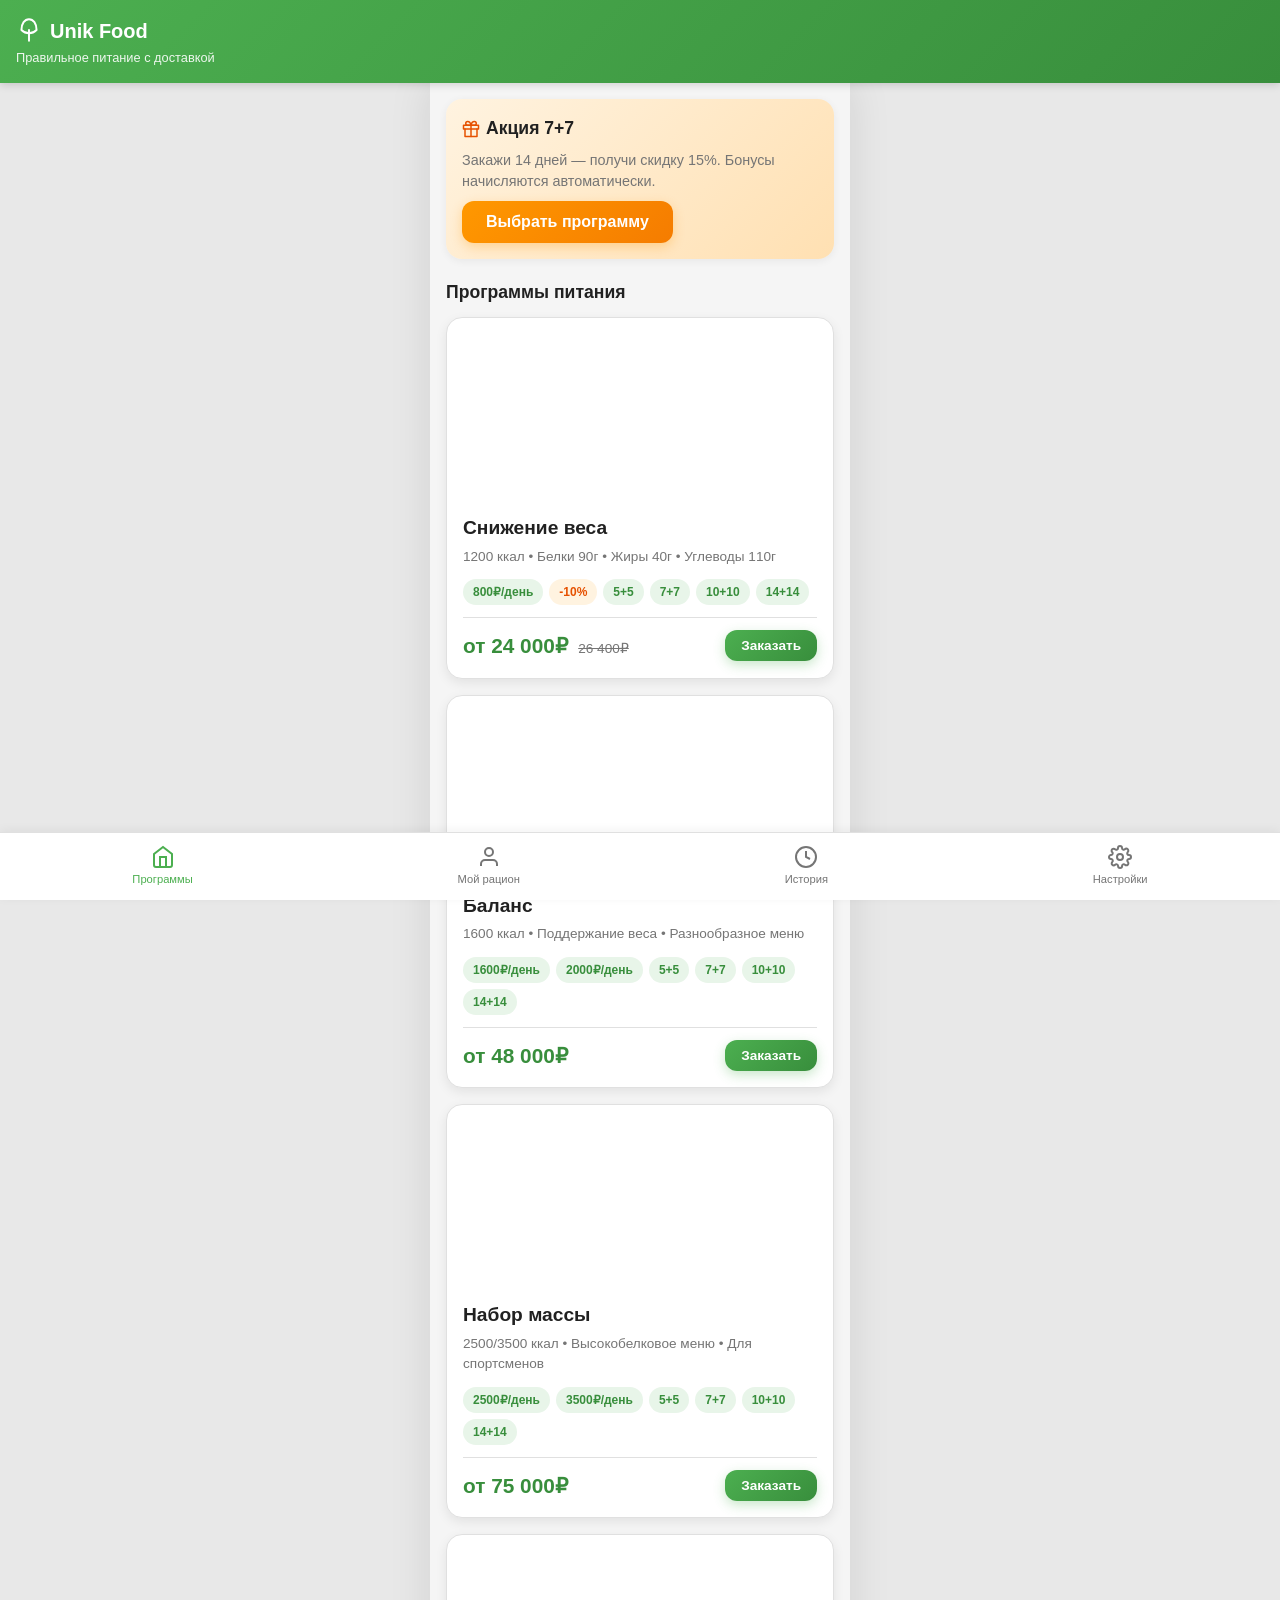
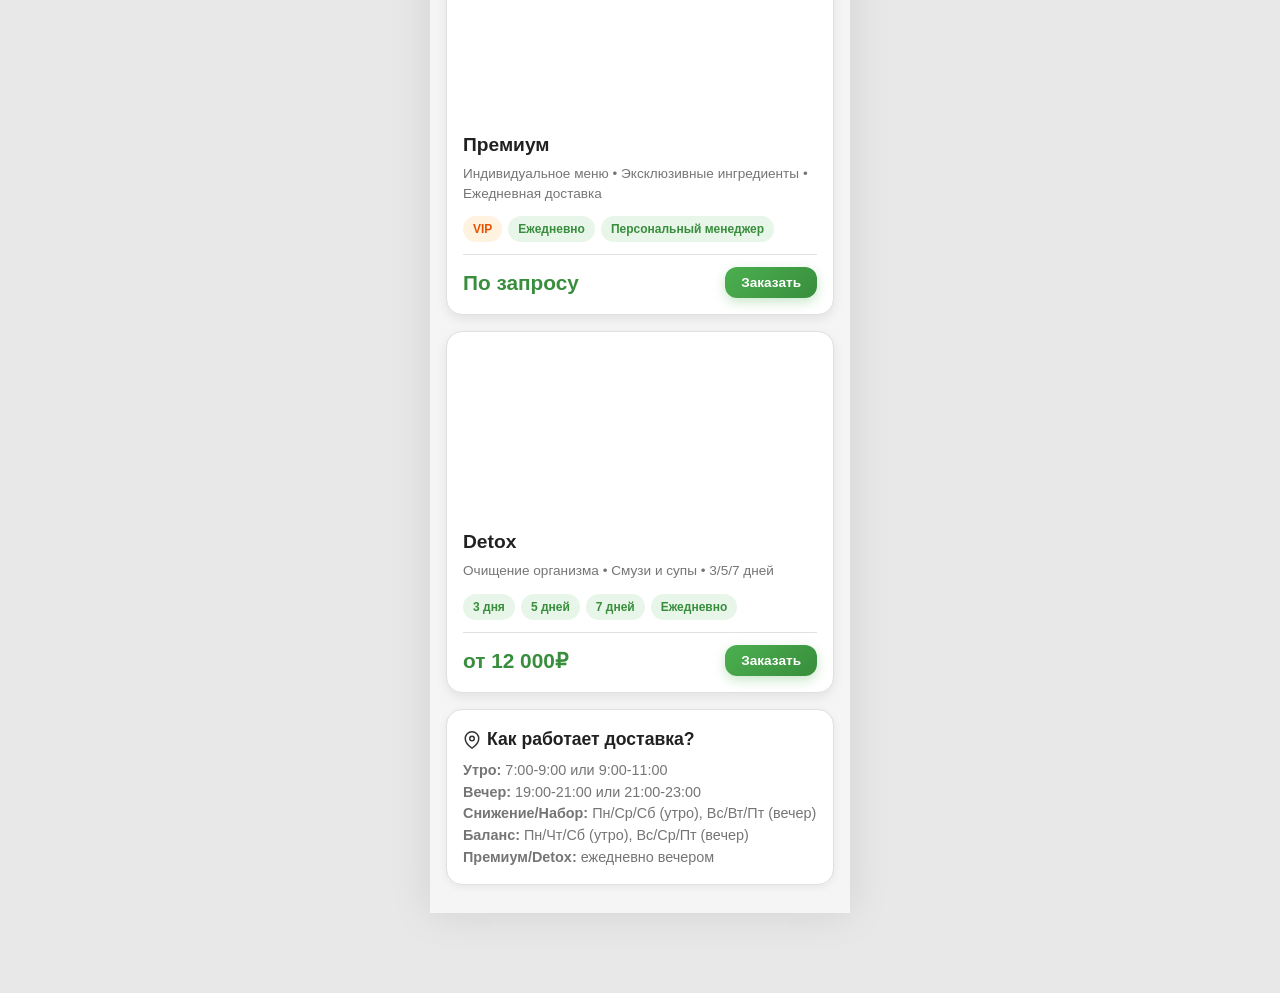
<file: index.html>
<!DOCTYPE html>
<html lang="ru">
<head>
<meta charset="UTF-8">
<meta name="viewport" content="width=device-width, initial-scale=1.0, maximum-scale=1.0, user-scalable=no">
<meta name="theme-color" content="#4CAF50">
<title>Unik Food — Программы питания</title>
<link rel="manifest" href="manifest.json">
<link rel="stylesheet" href="css/style.css">
</head>
<body>

<div class="header">
  <h1><svg style="display:inline;vertical-align:-5px;margin-right:8px" width="26" height="26" viewBox="0 0 24 24" fill="none" stroke="#fff" stroke-width="1.8" stroke-linecap="round" stroke-linejoin="round"><path d="M12 22V12"/><path d="M5 12C5 6 8 2 12 2c4 0 7 4 7 10-2 2-4 3-7 3s-5-1-7-3z"/></svg>Unik Food</h1>
  <div class="header-sub">Правильное питание с доставкой</div>
</div>

<div class="container">

  <!-- Promo banner -->
  <div class="card" style="background: linear-gradient(135deg, #fff3e0 0%, #ffe0b2 100%); border: none;">
    <div class="card-title"><svg style="display:inline;vertical-align:-4px;margin-right:6px" width="18" height="18" viewBox="0 0 24 24" fill="none" stroke="#e65100" stroke-width="2" stroke-linecap="round" stroke-linejoin="round"><path d="M20 12v10H4V12"/><path d="M22 7H2v5h20V7z"/><path d="M12 22V7"/><path d="M12 7H7.5a2.5 2.5 0 0 1 0-5C11 2 12 7 12 7z"/><path d="M12 7h4.5a2.5 2.5 0 0 0 0-5C13 2 12 7 12 7z"/></svg>Акция 7+7</div>
    <div class="card-text">Закажи 14 дней — получи скидку 15%. Бонусы начисляются автоматически.</div>
    <button class="btn btn-accent mt-1" style="width: auto;" onclick="scrollToPrograms()">Выбрать программу</button>
  </div>

  <!-- Programs -->
  <div id="programs">
    <h2 style="margin: 20px 0 12px; font-size: 1.1rem;">Программы питания</h2>

    <!-- Снижение -->
    <div class="program-card" onclick="goToOrder('snizhenie')">
      <div class="program-img" style="background-image:url('https://images.unsplash.com/photo-1512621776951-a57141f2eefd?w=400&h=200&fit=crop&auto=format&q=80');background-size:cover;background-position:center;"></div>
      <div class="program-body">
        <div class="program-name">Снижение веса</div>
        <div class="program-desc">1200 ккал • Белки 90г • Жиры 40г • Углеводы 110г</div>
        <div class="program-tags">
          <span class="tag">800₽/день</span>
          <span class="tag orange">-10%</span>
          <span class="tag">5+5</span>
          <span class="tag">7+7</span>
          <span class="tag">10+10</span>
          <span class="tag">14+14</span>
        </div>
        <div class="program-footer">
          <div>
            <span class="program-price">от 24 000₽</span>
            <span class="program-oldprice">26 400₽</span>
          </div>
          <button class="btn btn-primary btn-sm">Заказать</button>
        </div>
      </div>
    </div>

    <!-- Баланс -->
    <div class="program-card" onclick="goToOrder('balans')">
      <div class="program-img" style="background-image:url('https://images.unsplash.com/photo-1546069901-ba9599a7e63c?w=400&h=200&fit=crop&auto=format&q=80');background-size:cover;background-position:center;"></div>
      <div class="program-body">
        <div class="program-name">Баланс</div>
        <div class="program-desc">1600 ккал • Поддержание веса • Разнообразное меню</div>
        <div class="program-tags">
          <span class="tag">1600₽/день</span>
          <span class="tag">2000₽/день</span>
          <span class="tag">5+5</span>
          <span class="tag">7+7</span>
          <span class="tag">10+10</span>
          <span class="tag">14+14</span>
        </div>
        <div class="program-footer">
          <div>
            <span class="program-price">от 48 000₽</span>
          </div>
          <button class="btn btn-primary btn-sm">Заказать</button>
        </div>
      </div>
    </div>

    <!-- Набор -->
    <div class="program-card" onclick="goToOrder('nabor')">
      <div class="program-img" style="background-image:url('https://images.unsplash.com/photo-1544025162-d76694265947?w=400&h=200&fit=crop&auto=format&q=80');background-size:cover;background-position:center;"></div>
      <div class="program-body">
        <div class="program-name">Набор массы</div>
        <div class="program-desc">2500/3500 ккал • Высокобелковое меню • Для спортсменов</div>
        <div class="program-tags">
          <span class="tag">2500₽/день</span>
          <span class="tag">3500₽/день</span>
          <span class="tag">5+5</span>
          <span class="tag">7+7</span>
          <span class="tag">10+10</span>
          <span class="tag">14+14</span>
        </div>
        <div class="program-footer">
          <div>
            <span class="program-price">от 75 000₽</span>
          </div>
          <button class="btn btn-primary btn-sm">Заказать</button>
        </div>
      </div>
    </div>

    <!-- Премиум -->
    <div class="program-card" onclick="goToOrder('premium')">
      <div class="program-img" style="background-image:url('https://images.unsplash.com/photo-1414235077428-338989a2e8c0?w=400&h=200&fit=crop&auto=format&q=80');background-size:cover;background-position:center;"></div>
      <div class="program-body">
        <div class="program-name">Премиум</div>
        <div class="program-desc">Индивидуальное меню • Эксклюзивные ингредиенты • Ежедневная доставка</div>
        <div class="program-tags">
          <span class="tag orange">VIP</span>
          <span class="tag">Ежедневно</span>
          <span class="tag">Персональный менеджер</span>
        </div>
        <div class="program-footer">
          <div>
            <span class="program-price">По запросу</span>
          </div>
          <button class="btn btn-primary btn-sm">Заказать</button>
        </div>
      </div>
    </div>

    <!-- Детокс -->
    <div class="program-card" onclick="goToOrder('detox')">
      <div class="program-img" style="background-image:url('https://images.unsplash.com/photo-1490645935967-10de6ba17061?w=400&h=200&fit=crop&auto=format&q=80');background-size:cover;background-position:center;"></div>
      <div class="program-body">
        <div class="program-name">Detox</div>
        <div class="program-desc">Очищение организма • Смузи и супы • 3/5/7 дней</div>
        <div class="program-tags">
          <span class="tag">3 дня</span>
          <span class="tag">5 дней</span>
          <span class="tag">7 дней</span>
          <span class="tag">Ежедневно</span>
        </div>
        <div class="program-footer">
          <div>
            <span class="program-price">от 12 000₽</span>
          </div>
          <button class="btn btn-primary btn-sm">Заказать</button>
        </div>
      </div>
    </div>
  </div>

  <!-- FAQ -->
  <div class="card mt-2">
    <div class="card-title"><svg style="display:inline;vertical-align:-4px;margin-right:6px" width="18" height="18" viewBox="0 0 24 24" fill="none" stroke="#333" stroke-width="2" stroke-linecap="round" stroke-linejoin="round"><path d="M21 10c0 7-9 13-9 13S3 17 3 10a9 9 0 0 1 18 0z"/><circle cx="12" cy="10" r="3"/></svg>Как работает доставка?</div>
    <div class="card-text">
      <strong>Утро:</strong> 7:00-9:00 или 9:00-11:00<br>
      <strong>Вечер:</strong> 19:00-21:00 или 21:00-23:00<br>
      <strong>Снижение/Набор:</strong> Пн/Ср/Сб (утро), Вс/Вт/Пт (вечер)<br>
      <strong>Баланс:</strong> Пн/Чт/Сб (утро), Вс/Ср/Пт (вечер)<br>
      <strong>Премиум/Detox:</strong> ежедневно вечером
    </div>
  </div>

</div>

<!-- Bottom Nav -->
<nav class="bottom-nav">
  <a href="index.html" class="nav-item active">
    <svg viewBox="0 0 24 24" fill="none" stroke="currentColor" stroke-width="2"><path d="M3 9l9-7 9 7v11a2 2 0 0 1-2 2H5a2 2 0 0 1-2-2z"/><polyline points="9 22 9 12 15 12 15 22"/></svg>
    Программы
  </a>
  <a href="lk.html" class="nav-item">
    <svg viewBox="0 0 24 24" fill="none" stroke="currentColor" stroke-width="2"><path d="M20 21v-2a4 4 0 0 0-4-4H8a4 4 0 0 0-4 4v2"/><circle cx="12" cy="7" r="4"/></svg>
    Мой рацион
  </a>
  <a href="history.html" class="nav-item">
    <svg viewBox="0 0 24 24" fill="none" stroke="currentColor" stroke-width="2"><circle cx="12" cy="12" r="10"/><polyline points="12 6 12 12 16 14"/></svg>
    История
  </a>
  <a href="settings.html" class="nav-item">
    <svg viewBox="0 0 24 24" fill="none" stroke="currentColor" stroke-width="2"><circle cx="12" cy="12" r="3"/><path d="M19.4 15a1.65 1.65 0 0 0 .33 1.82l.06.06a2 2 0 0 1 0 2.83 2 2 0 0 1-2.83 0l-.06-.06a1.65 1.65 0 0 0-1.82-.33 1.65 1.65 0 0 0-1 1.51V21a2 2 0 0 1-2 2 2 2 0 0 1-2-2v-.09A1.65 1.65 0 0 0 9 19.4a1.65 1.65 0 0 0-1.82.33l-.06.06a2 2 0 0 1-2.83 0 2 2 0 0 1 0-2.83l.06-.06a1.65 1.65 0 0 0 .33-1.82 1.65 1.65 0 0 0-1.51-1H3a2 2 0 0 1-2-2 2 2 0 0 1 2-2h.09A1.65 1.65 0 0 0 4.6 9a1.65 1.65 0 0 0-.33-1.82l-.06-.06a2 2 0 0 1 0-2.83 2 2 0 0 1 2.83 0l.06.06a1.65 1.65 0 0 0 1.82.33H9a1.65 1.65 0 0 0 1-1.51V3a2 2 0 0 1 2-2 2 2 0 0 1 2 2v.09a1.65 1.65 0 0 0 1 1.51 1.65 1.65 0 0 0 1.82-.33l.06-.06a2 2 0 0 1 2.83 0 2 2 0 0 1 0 2.83l-.06.06a1.65 1.65 0 0 0-.33 1.82V9a1.65 1.65 0 0 0 1.51 1H21a2 2 0 0 1 2 2 2 2 0 0 1-2 2h-.09a1.65 1.65 0 0 0-1.51 1z"/></svg>
    Настройки
  </a>
</nav>

<script src="js/app.js"></script>
<script>
function scrollToPrograms() {
  document.getElementById('programs').scrollIntoView({ behavior: 'smooth' });
}
function goToOrder(program) {
  localStorage.setItem('selectedProgram', program);
  window.location.href = 'order.html';
}
// Register PWA
if ('serviceWorker' in navigator) {
  navigator.serviceWorker.register('sw.js');
}
</script>
</body>
</html>
</file>
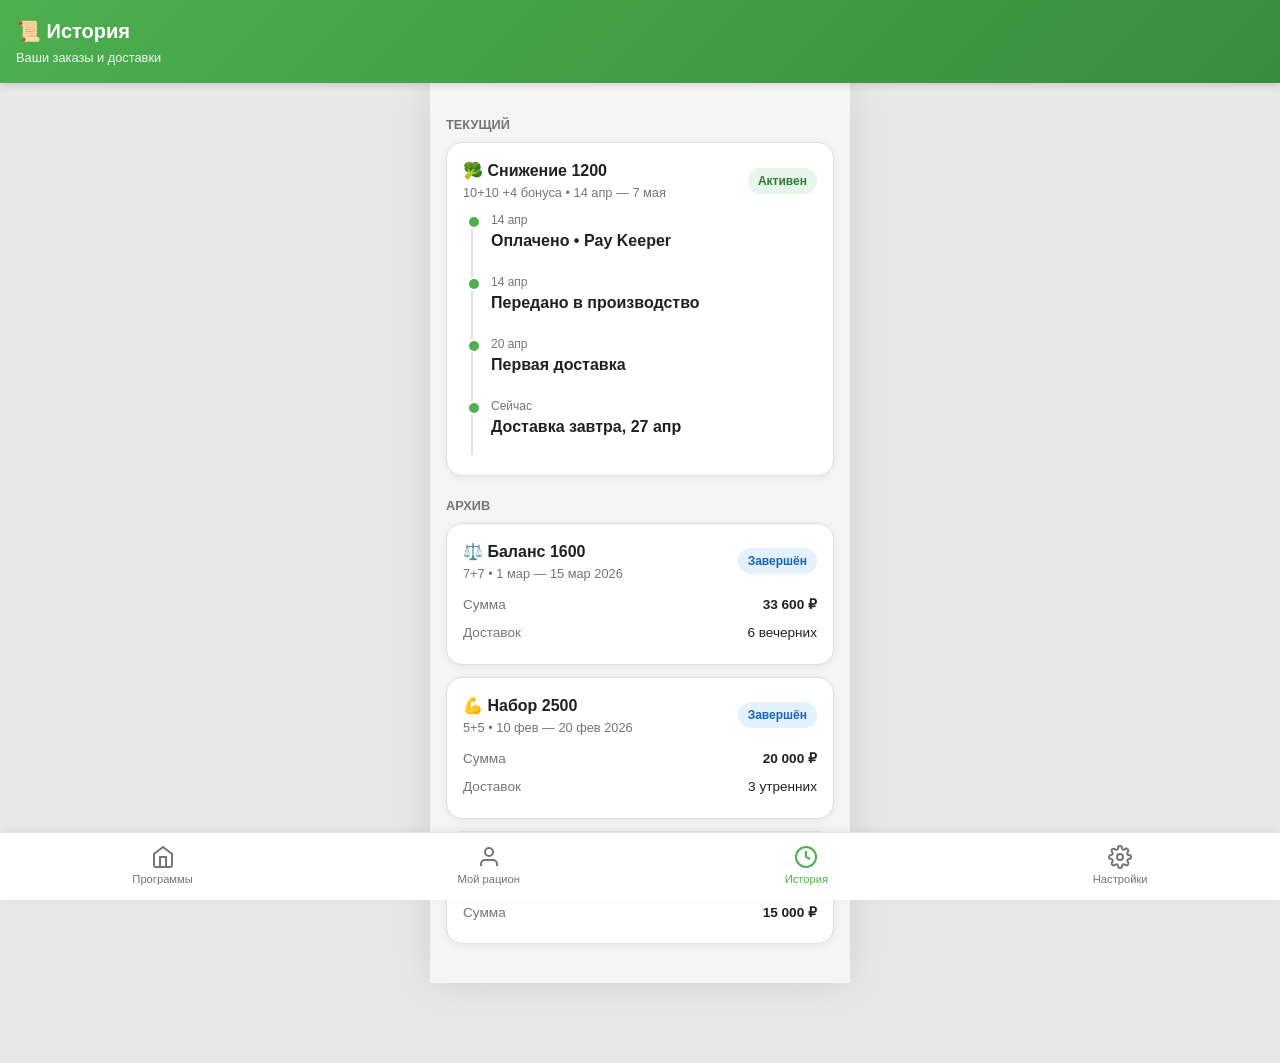
<file: history.html>
<!DOCTYPE html>
<html lang="ru">
<head>
<meta charset="UTF-8">
<meta name="viewport" content="width=device-width, initial-scale=1.0, maximum-scale=1.0, user-scalable=no">
<meta name="theme-color" content="#4CAF50">
<title>История — Unik Food</title>
<link rel="manifest" href="manifest.json">
<link rel="stylesheet" href="css/style.css">
</head>
<body>

<div class="header">
  <h1>📜 История</h1>
  <div class="header-sub">Ваши заказы и доставки</div>
</div>

<div class="container">

  <!-- Current -->
  <div style="font-size: 0.8rem; color: var(--text-secondary); margin: 16px 0 8px; font-weight: 600;">ТЕКУЩИЙ</div>
  <div class="card animate-in">
    <div class="flex-between">
      <div>
        <div style="font-weight: 700;">🥦 Снижение 1200</div>
        <div style="font-size: 0.8rem; color: var(--text-secondary);">10+10 +4 бонуса • 14 апр — 7 мая</div>
      </div>
      <span class="badge badge-success">Активен</span>
    </div>
    <div class="timeline mt-1">
      <div class="timeline-item completed">
        <div class="timeline-date">14 апр</div>
        <div class="timeline-text">Оплачено • Pay Keeper</div>
      </div>
      <div class="timeline-item completed">
        <div class="timeline-date">14 апр</div>
        <div class="timeline-text">Передано в производство</div>
      </div>
      <div class="timeline-item completed">
        <div class="timeline-date">20 апр</div>
        <div class="timeline-text">Первая доставка</div>
      </div>
      <div class="timeline-item active">
        <div class="timeline-date">Сейчас</div>
        <div class="timeline-text">Доставка завтра, 27 апр</div>
      </div>
    </div>
  </div>

  <!-- Past orders -->
  <div style="font-size: 0.8rem; color: var(--text-secondary); margin: 20px 0 8px; font-weight: 600;">АРХИВ</div>

  <div class="card animate-in">
    <div class="flex-between">
      <div>
        <div style="font-weight: 700;">⚖️ Баланс 1600</div>
        <div style="font-size: 0.8rem; color: var(--text-secondary);">7+7 • 1 мар — 15 мар 2026</div>
      </div>
      <span class="badge badge-info">Завершён</span>
    </div>
    <div class="mt-1" style="font-size: 0.85rem;">
      <div class="flex-between" style="padding: 4px 0;">
        <span style="color: var(--text-secondary);">Сумма</span>
        <span style="font-weight: 600;">33 600 ₽</span>
      </div>
      <div class="flex-between" style="padding: 4px 0;">
        <span style="color: var(--text-secondary);">Доставок</span>
        <span>6 вечерних</span>
      </div>
    </div>
  </div>

  <div class="card animate-in">
    <div class="flex-between">
      <div>
        <div style="font-weight: 700;">💪 Набор 2500</div>
        <div style="font-size: 0.8rem; color: var(--text-secondary);">5+5 • 10 фев — 20 фев 2026</div>
      </div>
      <span class="badge badge-info">Завершён</span>
    </div>
    <div class="mt-1" style="font-size: 0.85rem;">
      <div class="flex-between" style="padding: 4px 0;">
        <span style="color: var(--text-secondary);">Сумма</span>
        <span style="font-weight: 600;">20 000 ₽</span>
      </div>
      <div class="flex-between" style="padding: 4px 0;">
        <span style="color: var(--text-secondary);">Доставок</span>
        <span>3 утренних</span>
      </div>
    </div>
  </div>

  <div class="card animate-in">
    <div class="flex-between">
      <div>
        <div style="font-weight: 700;">🌿 Detox</div>
        <div style="font-size: 0.8rem; color: var(--text-secondary);">5 дней • 5 янв — 10 янв 2026</div>
      </div>
      <span class="badge badge-info">Завершён</span>
    </div>
    <div class="mt-1" style="font-size: 0.85rem;">
      <div class="flex-between" style="padding: 4px 0;">
        <span style="color: var(--text-secondary);">Сумма</span>
        <span style="font-weight: 600;">15 000 ₽</span>
      </div>
    </div>
  </div>

</div>

<!-- Bottom Nav -->
<nav class="bottom-nav">
  <a href="index.html" class="nav-item">
    <svg viewBox="0 0 24 24" fill="none" stroke="currentColor" stroke-width="2"><path d="M3 9l9-7 9 7v11a2 2 0 0 1-2 2H5a2 2 0 0 1-2-2z"/><polyline points="9 22 9 12 15 12 15 22"/></svg>
    Программы
  </a>
  <a href="lk.html" class="nav-item">
    <svg viewBox="0 0 24 24" fill="none" stroke="currentColor" stroke-width="2"><path d="M20 21v-2a4 4 0 0 0-4-4H8a4 4 0 0 0-4 4v2"/><circle cx="12" cy="7" r="4"/></svg>
    Мой рацион
  </a>
  <a href="history.html" class="nav-item active">
    <svg viewBox="0 0 24 24" fill="none" stroke="currentColor" stroke-width="2"><circle cx="12" cy="12" r="10"/><polyline points="12 6 12 12 16 14"/></svg>
    История
  </a>
  <a href="settings.html" class="nav-item">
    <svg viewBox="0 0 24 24" fill="none" stroke="currentColor" stroke-width="2"><circle cx="12" cy="12" r="3"/><path d="M19.4 15a1.65 1.65 0 0 0 .33 1.82l.06.06a2 2 0 0 1 0 2.83 2 2 0 0 1-2.83 0l-.06-.06a1.65 1.65 0 0 0-1.82-.33 1.65 1.65 0 0 0-1 1.51V21a2 2 0 0 1-2 2 2 2 0 0 1-2-2v-.09A1.65 1.65 0 0 0 9 19.4a1.65 1.65 0 0 0-1.82.33l-.06.06a2 2 0 0 1-2.83 0 2 2 0 0 1 0-2.83l.06-.06a1.65 1.65 0 0 0 .33-1.82 1.65 1.65 0 0 0-1.51-1H3a2 2 0 0 1-2-2 2 2 0 0 1 2-2h.09A1.65 1.65 0 0 0 4.6 9a1.65 1.65 0 0 0-.33-1.82l-.06-.06a2 2 0 0 1 0-2.83 2 2 0 0 1 2.83 0l.06.06a1.65 1.65 0 0 0 1.82.33H9a1.65 1.65 0 0 0 1-1.51V3a2 2 0 0 1 2-2 2 2 0 0 1 2 2v.09a1.65 1.65 0 0 0 1 1.51 1.65 1.65 0 0 0 1.82-.33l.06-.06a2 2 0 0 1 2.83 0 2 2 0 0 1 0 2.83l-.06.06a1.65 1.65 0 0 0-.33 1.82V9a1.65 1.65 0 0 0 1.51 1H21a2 2 0 0 1 2 2 2 2 0 0 1-2 2h-.09a1.65 1.65 0 0 0-1.51 1z"/></svg>
    Настройки
  </a>
</nav>

<script>
if ('serviceWorker' in navigator) {
  navigator.serviceWorker.register('sw.js');
}
</script>
</body>
</html>
</file>
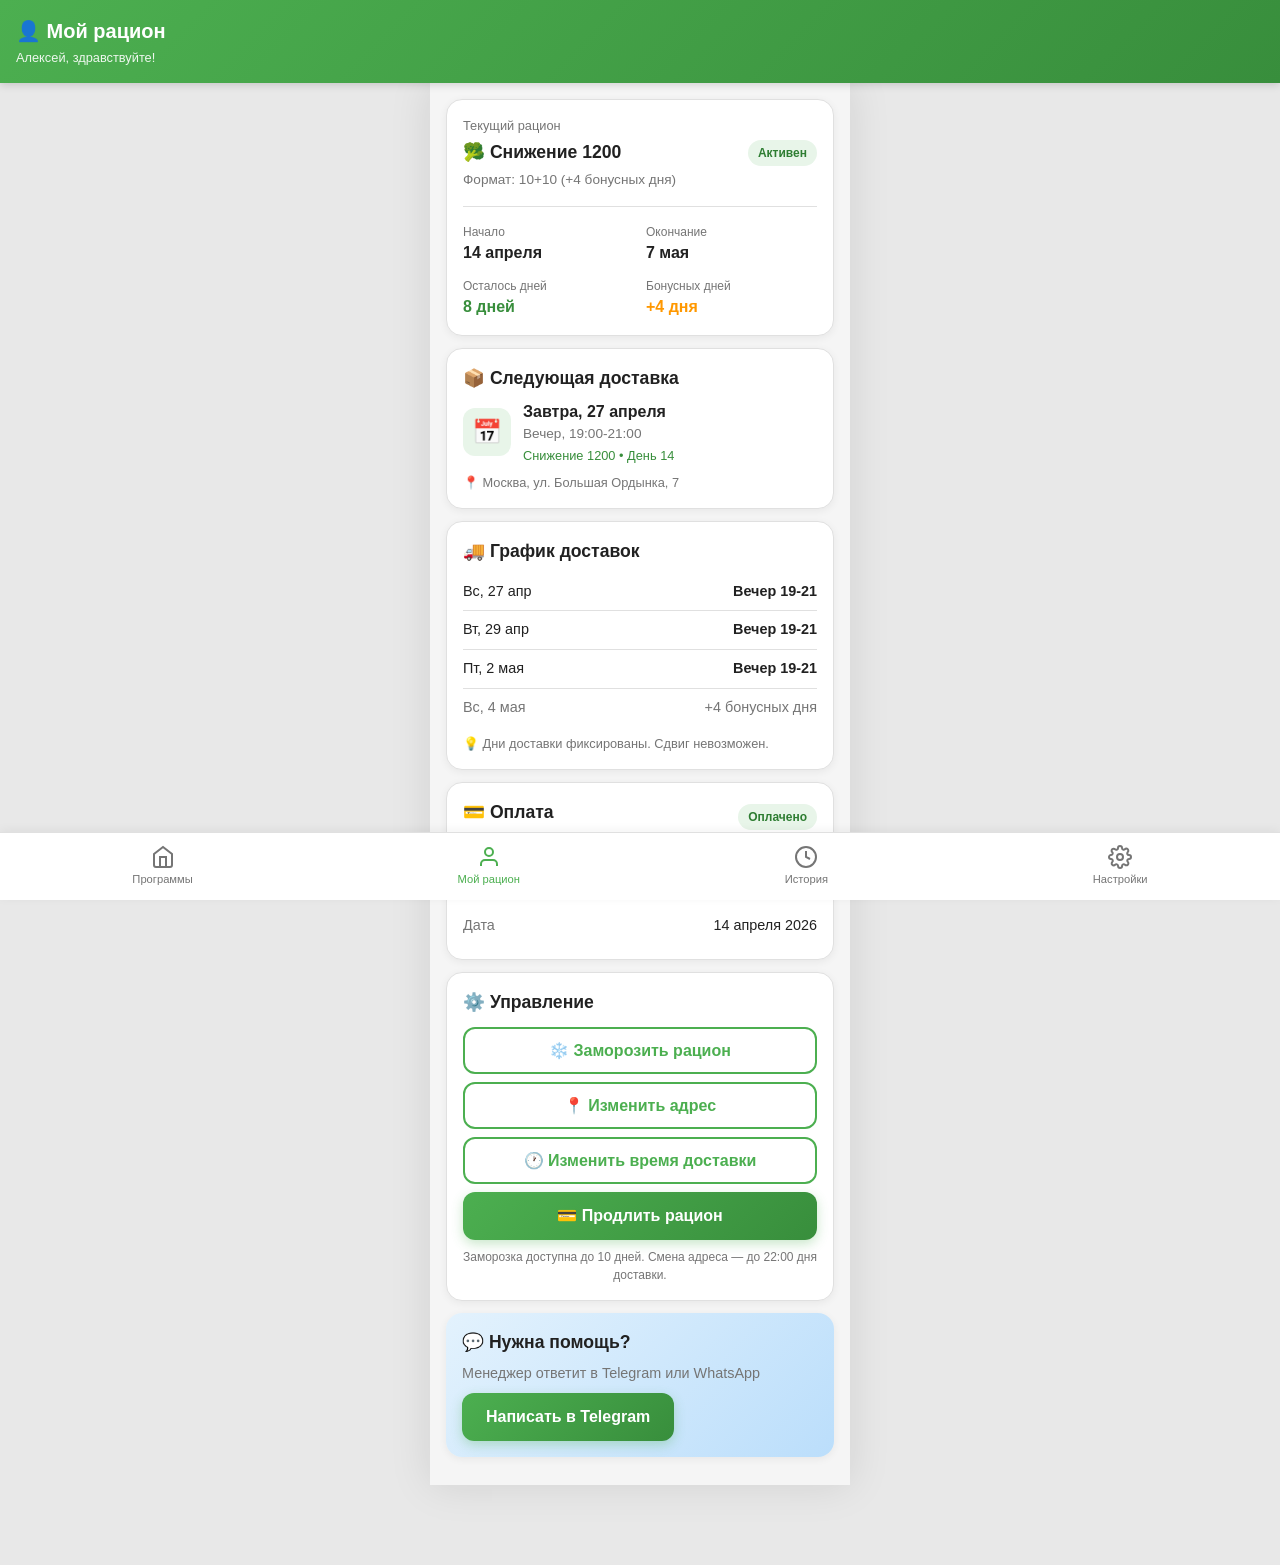
<file: lk.html>
<!DOCTYPE html>
<html lang="ru">
<head>
<meta charset="UTF-8">
<meta name="viewport" content="width=device-width, initial-scale=1.0, maximum-scale=1.0, user-scalable=no">
<meta name="theme-color" content="#4CAF50">
<title>Мой рацион — Unik Food</title>
<link rel="manifest" href="manifest.json">
<link rel="stylesheet" href="css/style.css">
</head>
<body>

<div class="header">
  <h1>👤 Мой рацион</h1>
  <div class="header-sub">Алексей, здравствуйте!</div>
</div>

<div class="container">

  <!-- Current order card -->
  <div class="card animate-in">
    <div class="flex-between">
      <div>
        <div style="font-size: 0.8rem; color: var(--text-secondary);">Текущий рацион</div>
        <div class="card-title" style="margin: 4px 0;">🥦 Снижение 1200</div>
        <div style="font-size: 0.85rem; color: var(--text-secondary);">Формат: 10+10 (+4 бонусных дня)</div>
      </div>
      <span class="badge badge-success">Активен</span>
    </div>

    <div class="divider"></div>

    <div style="display: grid; grid-template-columns: 1fr 1fr; gap: 12px;">
      <div>
        <div style="font-size: 0.75rem; color: var(--text-secondary);">Начало</div>
        <div style="font-weight: 700;">14 апреля</div>
      </div>
      <div>
        <div style="font-size: 0.75rem; color: var(--text-secondary);">Окончание</div>
        <div style="font-weight: 700;">7 мая</div>
      </div>
      <div>
        <div style="font-size: 0.75rem; color: var(--text-secondary);">Осталось дней</div>
        <div style="font-weight: 700; color: var(--primary-dark);">8 дней</div>
      </div>
      <div>
        <div style="font-size: 0.75rem; color: var(--text-secondary);">Бонусных дней</div>
        <div style="font-weight: 700; color: var(--accent);">+4 дня</div>
      </div>
    </div>
  </div>

  <!-- Next delivery -->
  <div class="card animate-in">
    <div class="card-title">📦 Следующая доставка</div>
    <div style="display: flex; align-items: center; gap: 12px; margin-top: 8px;">
      <div style="width: 48px; height: 48px; background: #e8f5e9; border-radius: 12px; display: flex; align-items: center; justify-content: center; font-size: 1.5rem;">📅</div>
      <div>
        <div style="font-weight: 700;">Завтра, 27 апреля</div>
        <div style="font-size: 0.85rem; color: var(--text-secondary);">Вечер, 19:00-21:00</div>
        <div style="font-size: 0.8rem; color: var(--primary-dark); margin-top: 2px;">Снижение 1200 • День 14</div>
      </div>
    </div>
    <div class="mt-1" style="font-size: 0.8rem; color: var(--text-secondary);">
      📍 Москва, ул. Большая Ордынка, 7
    </div>
  </div>

  <!-- Delivery schedule -->
  <div class="card animate-in">
    <div class="card-title">🚚 График доставок</div>
    <div class="mt-1" style="font-size: 0.9rem;">
      <div class="flex-between" style="padding: 8px 0; border-bottom: 1px solid var(--border);">
        <span>Вс, 27 апр</span>
        <span style="font-weight: 600;">Вечер 19-21</span>
      </div>
      <div class="flex-between" style="padding: 8px 0; border-bottom: 1px solid var(--border);">
        <span>Вт, 29 апр</span>
        <span style="font-weight: 600;">Вечер 19-21</span>
      </div>
      <div class="flex-between" style="padding: 8px 0; border-bottom: 1px solid var(--border);">
        <span>Пт, 2 мая</span>
        <span style="font-weight: 600;">Вечер 19-21</span>
      </div>
      <div class="flex-between" style="padding: 8px 0; color: var(--text-secondary);">
        <span>Вс, 4 мая</span>
        <span>+4 бонусных дня</span>
      </div>
    </div>
    <div class="mt-1" style="font-size: 0.8rem; color: var(--text-secondary);">
      💡 Дни доставки фиксированы. Сдвиг невозможен.
    </div>
  </div>

  <!-- Payment status -->
  <div class="card animate-in">
    <div class="flex-between">
      <div class="card-title">💳 Оплата</div>
      <span class="badge badge-success">Оплачено</span>
    </div>
    <div class="mt-1" style="font-size: 0.9rem;">
      <div class="flex-between" style="padding: 6px 0;">
        <span style="color: var(--text-secondary);">Сумма</span>
        <span style="font-weight: 700;">75 000 ₽</span>
      </div>
      <div class="flex-between" style="padding: 6px 0;">
        <span style="color: var(--text-secondary);">Способ</span>
        <span>Pay Keeper</span>
      </div>
      <div class="flex-between" style="padding: 6px 0;">
        <span style="color: var(--text-secondary);">Дата</span>
        <span>14 апреля 2026</span>
      </div>
    </div>
  </div>

  <!-- Actions -->
  <div class="card animate-in">
    <div class="card-title">⚙️ Управление</div>
    <div style="display: grid; gap: 8px; margin-top: 12px;">
      <button class="btn btn-outline" onclick="freezeRation()">
        ❄️ Заморозить рацион
      </button>
      <button class="btn btn-outline" onclick="changeAddress()">
        📍 Изменить адрес
      </button>
      <button class="btn btn-outline" onclick="changeTime()">
        🕐 Изменить время доставки
      </button>
      <a href="payment.html" class="btn btn-primary" style="text-align: center;">
        💳 Продлить рацион
      </a>
    </div>
    <div class="mt-1" style="font-size: 0.75rem; color: var(--text-secondary); text-align: center;">
      Заморозка доступна до 10 дней. Смена адреса — до 22:00 дня доставки.
    </div>
  </div>

  <!-- Support -->
  <div class="card animate-in" style="background: linear-gradient(135deg, #e3f2fd 0%, #bbdefb 100%); border: none;">
    <div class="card-title">💬 Нужна помощь?</div>
    <div class="card-text">Менеджер ответит в Telegram или WhatsApp</div>
    <a href="https://t.me/unikfood_manager" class="btn btn-primary mt-1" style="width: auto; display: inline-block;">
      Написать в Telegram
    </a>
  </div>

</div>

<!-- Bottom Nav -->
<nav class="bottom-nav">
  <a href="index.html" class="nav-item">
    <svg viewBox="0 0 24 24" fill="none" stroke="currentColor" stroke-width="2"><path d="M3 9l9-7 9 7v11a2 2 0 0 1-2 2H5a2 2 0 0 1-2-2z"/><polyline points="9 22 9 12 15 12 15 22"/></svg>
    Программы
  </a>
  <a href="lk.html" class="nav-item active">
    <svg viewBox="0 0 24 24" fill="none" stroke="currentColor" stroke-width="2"><path d="M20 21v-2a4 4 0 0 0-4-4H8a4 4 0 0 0-4 4v2"/><circle cx="12" cy="7" r="4"/></svg>
    Мой рацион
  </a>
  <a href="history.html" class="nav-item">
    <svg viewBox="0 0 24 24" fill="none" stroke="currentColor" stroke-width="2"><circle cx="12" cy="12" r="10"/><polyline points="12 6 12 12 16 14"/></svg>
    История
  </a>
  <a href="settings.html" class="nav-item">
    <svg viewBox="0 0 24 24" fill="none" stroke="currentColor" stroke-width="2"><circle cx="12" cy="12" r="3"/><path d="M19.4 15a1.65 1.65 0 0 0 .33 1.82l.06.06a2 2 0 0 1 0 2.83 2 2 0 0 1-2.83 0l-.06-.06a1.65 1.65 0 0 0-1.82-.33 1.65 1.65 0 0 0-1 1.51V21a2 2 0 0 1-2 2 2 2 0 0 1-2-2v-.09A1.65 1.65 0 0 0 9 19.4a1.65 1.65 0 0 0-1.82.33l-.06.06a2 2 0 0 1-2.83 0 2 2 0 0 1 0-2.83l.06-.06a1.65 1.65 0 0 0 .33-1.82 1.65 1.65 0 0 0-1.51-1H3a2 2 0 0 1-2-2 2 2 0 0 1 2-2h.09A1.65 1.65 0 0 0 4.6 9a1.65 1.65 0 0 0-.33-1.82l-.06-.06a2 2 0 0 1 0-2.83 2 2 0 0 1 2.83 0l.06.06a1.65 1.65 0 0 0 1.82.33H9a1.65 1.65 0 0 0 1-1.51V3a2 2 0 0 1 2-2 2 2 0 0 1 2 2v.09a1.65 1.65 0 0 0 1 1.51 1.65 1.65 0 0 0 1.82-.33l.06-.06a2 2 0 0 1 2.83 0 2 2 0 0 1 0 2.83l-.06.06a1.65 1.65 0 0 0-.33 1.82V9a1.65 1.65 0 0 0 1.51 1H21a2 2 0 0 1 2 2 2 2 0 0 1-2 2h-.09a1.65 1.65 0 0 0-1.51 1z"/></svg>
    Настройки
  </a>
</nav>

<script src="js/app.js"></script>
<script>
function freezeRation() {
  if (confirm('Заморозить рацион? Доступно до 10 дней. Заявка примется до 8:00 дня доставки.')) {
    alert('Заявка на заморозку отправлена менеджеру. Ожидайте подтверждения.');
    // TODO: API call to amoCRM — create task for manager
  }
}
function changeAddress() {
  const newAddr = prompt('Введите новый адрес доставки:');
  if (newAddr) {
    alert('Адрес изменён. Задача создана логисту.');
    // TODO: API call — update lead + create task for logistician
  }
}
function changeTime() {
  alert('Выберите новый слот в настройках или свяжитесь с менеджером.');
  window.location.href = 'settings.html';
}
if ('serviceWorker' in navigator) {
  navigator.serviceWorker.register('sw.js');
}
</script>
</body>
</html>
</file>
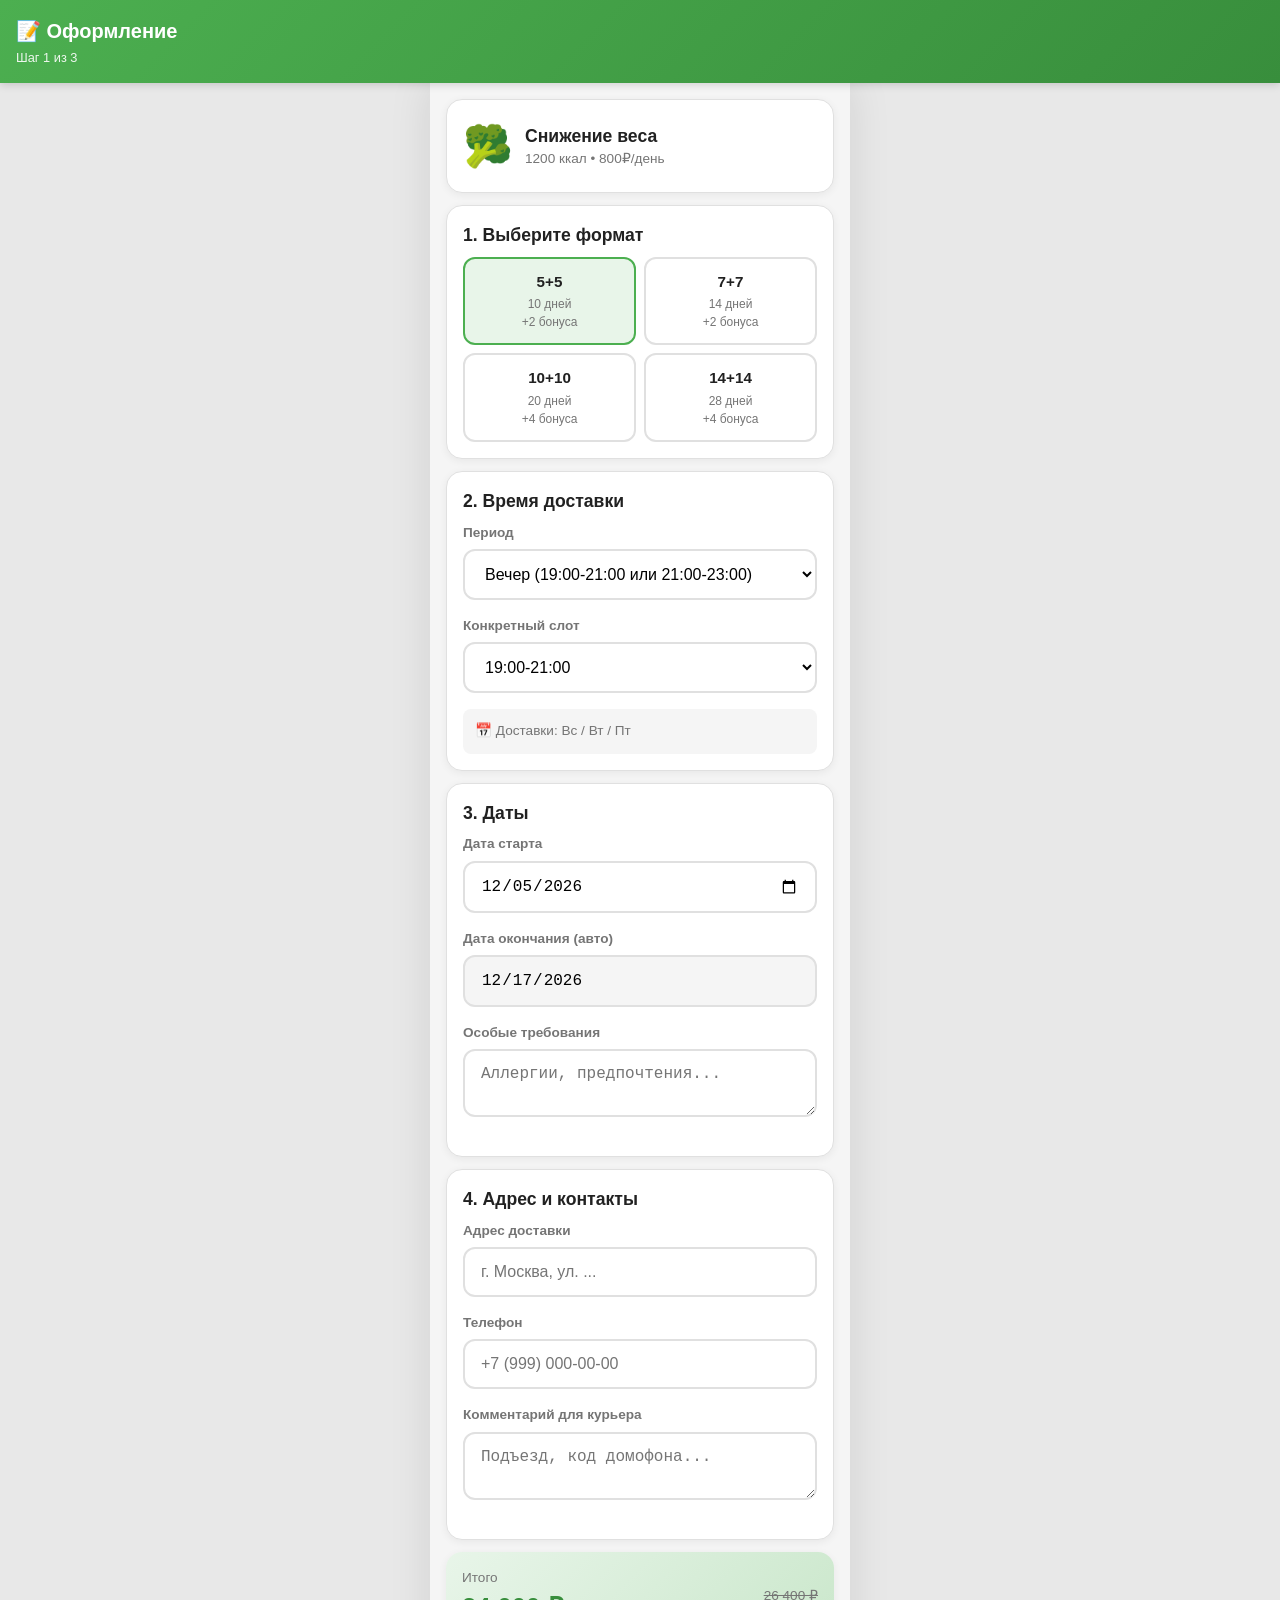
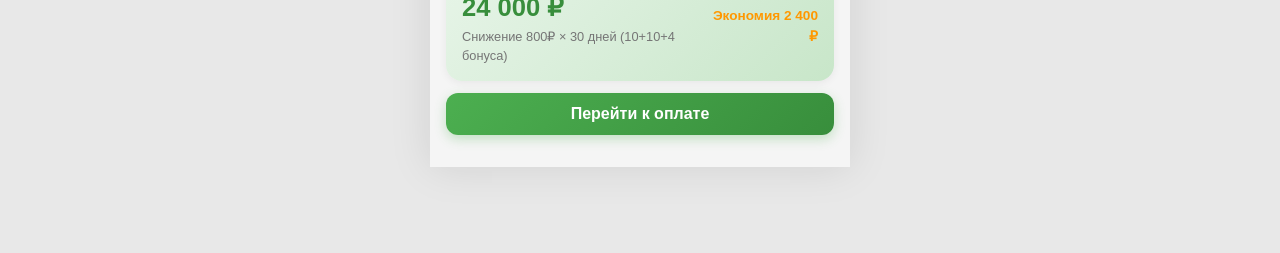
<file: order.html>
<!DOCTYPE html>
<html lang="ru">
<head>
<meta charset="UTF-8">
<meta name="viewport" content="width=device-width, initial-scale=1.0, maximum-scale=1.0, user-scalable=no">
<meta name="theme-color" content="#4CAF50">
<title>Оформление заказа — Unik Food</title>
<link rel="manifest" href="manifest.json">
<link rel="stylesheet" href="css/style.css">
</head>
<body>

<div class="header">
  <h1>📝 Оформление</h1>
  <div class="header-sub">Шаг 1 из 3</div>
</div>

<div class="container">

  <!-- Program summary -->
  <div class="card animate-in">
    <div style="display: flex; align-items: center; gap: 12px;">
      <div style="font-size: 2.5rem;">🥦</div>
      <div>
        <div style="font-weight: 700; font-size: 1.1rem;">Снижение веса</div>
        <div style="font-size: 0.85rem; color: var(--text-secondary);">1200 ккал • 800₽/день</div>
      </div>
    </div>
  </div>

  <!-- Step 1: Format -->
  <div class="card animate-in">
    <div class="card-title">1. Выберите формат</div>
    <div class="radio-group mt-1">
      <div class="radio-item selected" onclick="selectFormat(this, '5+5')">
        <input type="radio" name="format" value="5+5" checked>
        <div class="radio-title">5+5</div>
        <div class="radio-desc">10 дней<br>+2 бонуса</div>
      </div>
      <div class="radio-item" onclick="selectFormat(this, '7+7')">
        <input type="radio" name="format" value="7+7">
        <div class="radio-title">7+7</div>
        <div class="radio-desc">14 дней<br>+2 бонуса</div>
      </div>
      <div class="radio-item" onclick="selectFormat(this, '10+10')">
        <input type="radio" name="format" value="10+10">
        <div class="radio-title">10+10</div>
        <div class="radio-desc">20 дней<br>+4 бонуса</div>
      </div>
      <div class="radio-item" onclick="selectFormat(this, '14+14')">
        <input type="radio" name="format" value="14+14">
        <div class="radio-title">14+14</div>
        <div class="radio-desc">28 дней<br>+4 бонуса</div>
      </div>
    </div>
  </div>

  <!-- Step 2: Time -->
  <div class="card animate-in">
    <div class="card-title">2. Время доставки</div>
    <div class="form-group mt-1">
      <label class="form-label">Период</label>
      <select class="form-select" id="deliveryTime" onchange="updateSchedule()">
        <option value="evening">Вечер (19:00-21:00 или 21:00-23:00)</option>
        <option value="morning">Утро (7:00-9:00 или 9:00-11:00)</option>
      </select>
    </div>
    <div class="form-group">
      <label class="form-label">Конкретный слот</label>
      <select class="form-select" id="timeSlot">
        <option>19:00-21:00</option>
        <option>21:00-23:00</option>
      </select>
    </div>
    <div id="schedulePreview" class="mt-1" style="font-size: 0.85rem; color: var(--text-secondary); padding: 12px; background: #f5f5f5; border-radius: 8px;">
      📅 Доставки: Вс / Вт / Пт
    </div>
  </div>

  <!-- Step 3: Dates -->
  <div class="card animate-in">
    <div class="card-title">3. Даты</div>
    <div class="form-group mt-1">
      <label class="form-label">Дата старта</label>
      <input type="date" class="form-input" id="startDate" onchange="calcEndDate()">
    </div>
    <div class="form-group">
      <label class="form-label">Дата окончания (авто)</label>
      <input type="date" class="form-input" id="endDate" readonly style="background: #f5f5f5;">
    </div>
    <div class="form-group">
      <label class="form-label">Особые требования</label>
      <textarea class="form-input" rows="2" placeholder="Аллергии, предпочтения..." id="notes"></textarea>
    </div>
  </div>

  <!-- Step 4: Address -->
  <div class="card animate-in">
    <div class="card-title">4. Адрес и контакты</div>
    <div class="form-group mt-1">
      <label class="form-label">Адрес доставки</label>
      <input type="text" class="form-input" placeholder="г. Москва, ул. ..." id="address">
    </div>
    <div class="form-group">
      <label class="form-label">Телефон</label>
      <input type="tel" class="form-input" placeholder="+7 (999) 000-00-00" id="phone">
    </div>
    <div class="form-group">
      <label class="form-label">Комментарий для курьера</label>
      <textarea class="form-input" rows="2" placeholder="Подъезд, код домофона..." id="courierNote"></textarea>
    </div>
  </div>

  <!-- Total -->
  <div class="card animate-in" style="background: linear-gradient(135deg, #e8f5e9 0%, #c8e6c9 100%); border: none;">
    <div class="flex-between">
      <div>
        <div style="font-size: 0.85rem; color: var(--text-secondary);">Итого</div>
        <div style="font-size: 1.6rem; font-weight: 800; color: var(--primary-dark);">24 000 ₽</div>
        <div style="font-size: 0.8rem; color: var(--text-secondary);">Снижение 800₽ × 30 дней (10+10+4 бонуса)</div>
      </div>
      <div style="text-align: right;">
        <div style="font-size: 0.85rem; color: var(--text-secondary); text-decoration: line-through;">26 400 ₽</div>
        <div style="font-size: 0.85rem; color: var(--accent); font-weight: 700;">Экономия 2 400 ₽</div>
      </div>
    </div>
  </div>

  <button class="btn btn-primary mb-2" onclick="submitOrder()">
    Перейти к оплате
  </button>

</div>

<script src="js/app.js"></script>
<script>
// Set tomorrow as default start date
const tomorrow = new Date();
tomorrow.setDate(tomorrow.getDate() + 1);
document.getElementById('startDate').value = tomorrow.toISOString().split('T')[0];
calcEndDate();

function selectFormat(el, val) {
  document.querySelectorAll('.radio-item').forEach(i => i.classList.remove('selected'));
  el.classList.add('selected');
  el.querySelector('input').checked = true;
  calcEndDate();
}

function updateSchedule() {
  const time = document.getElementById('deliveryTime').value;
  const slot = document.getElementById('timeSlot');
  const preview = document.getElementById('schedulePreview');

  if (time === 'morning') {
    slot.innerHTML = '<option>7:00-9:00</option><option>9:00-11:00</option>';
    preview.innerHTML = '📅 Доставки: Пн / Ср / Сб';
  } else {
    slot.innerHTML = '<option>19:00-21:00</option><option>21:00-23:00</option>';
    preview.innerHTML = '📅 Доставки: Вс / Вт / Пт';
  }
}

function calcEndDate() {
  const start = new Date(document.getElementById('startDate').value);
  const format = document.querySelector('input[name="format"]:checked').value;
  const days = { '5+5': 10, '7+7': 14, '10+10': 20, '14+14': 28 };
  const bonus = { '5+5': 2, '7+7': 2, '10+10': 4, '14+14': 4 };
  const total = days[format] + bonus[format];
  const end = new Date(start);
  end.setDate(end.getDate() + total);
  document.getElementById('endDate').value = end.toISOString().split('T')[0];
}

function submitOrder() {
  const order = {
    program: 'Снижение 1200',
    format: document.querySelector('input[name="format"]:checked').value,
    time: document.getElementById('deliveryTime').value,
    slot: document.getElementById('timeSlot').value,
    startDate: document.getElementById('startDate').value,
    endDate: document.getElementById('endDate').value,
    address: document.getElementById('address').value,
    phone: document.getElementById('phone').value,
    notes: document.getElementById('notes').value,
    courierNote: document.getElementById('courierNote').value
  };

  if (!order.address || !order.phone) {
    alert('Заполните адрес и телефон');
    return;
  }

  localStorage.setItem('currentOrder', JSON.stringify(order));
  window.location.href = 'payment.html';
}

if ('serviceWorker' in navigator) {
  navigator.serviceWorker.register('sw.js');
}
</script>
</body>
</html>
</file>
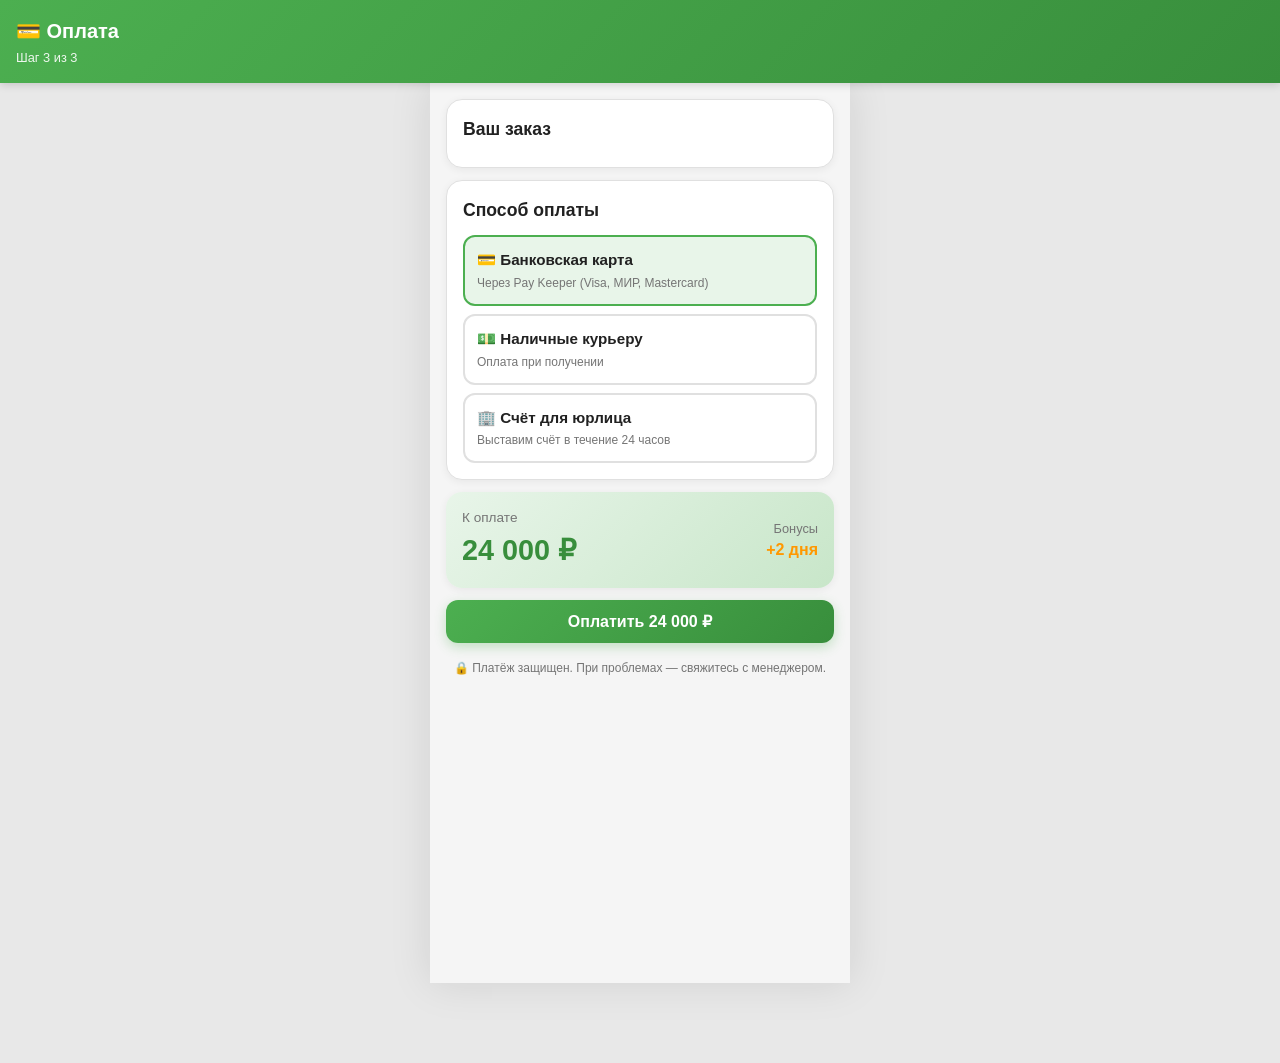
<file: payment.html>
<!DOCTYPE html>
<html lang="ru">
<head>
<meta charset="UTF-8">
<meta name="viewport" content="width=device-width, initial-scale=1.0, maximum-scale=1.0, user-scalable=no">
<meta name="theme-color" content="#4CAF50">
<title>Оплата — Unik Food</title>
<link rel="manifest" href="manifest.json">
<link rel="stylesheet" href="css/style.css">
</head>
<body>

<div class="header">
  <h1>💳 Оплата</h1>
  <div class="header-sub">Шаг 3 из 3</div>
</div>

<div class="container">

  <!-- Order summary -->
  <div class="card animate-in">
    <div class="card-title">Ваш заказ</div>
    <div id="orderSummary" class="mt-1"></div>
  </div>

  <!-- Payment methods -->
  <div class="card animate-in">
    <div class="card-title">Способ оплаты</div>
    <div style="display: grid; gap: 8px; margin-top: 12px;">
      <div class="radio-item selected" onclick="selectPayment(this, 'card')" style="text-align: left; display: flex; align-items: center; gap: 12px;">
        <input type="radio" name="paymethod" value="card" checked>
        <div>
          <div class="radio-title">💳 Банковская карта</div>
          <div class="radio-desc">Через Pay Keeper (Visa, МИР, Mastercard)</div>
        </div>
      </div>
      <div class="radio-item" onclick="selectPayment(this, 'cash')" style="text-align: left; display: flex; align-items: center; gap: 12px;">
        <input type="radio" name="paymethod" value="cash">
        <div>
          <div class="radio-title">💵 Наличные курьеру</div>
          <div class="radio-desc">Оплата при получении</div>
        </div>
      </div>
      <div class="radio-item" onclick="selectPayment(this, 'invoice')" style="text-align: left; display: flex; align-items: center; gap: 12px;">
        <input type="radio" name="paymethod" value="invoice">
        <div>
          <div class="radio-title">🏢 Счёт для юрлица</div>
          <div class="radio-desc">Выставим счёт в течение 24 часов</div>
        </div>
      </div>
    </div>
  </div>

  <!-- Total -->
  <div class="card animate-in" style="background: linear-gradient(135deg, #e8f5e9 0%, #c8e6c9 100%); border: none;">
    <div class="flex-between">
      <div>
        <div style="font-size: 0.85rem; color: var(--text-secondary);">К оплате</div>
        <div id="totalAmount" style="font-size: 1.8rem; font-weight: 800; color: var(--primary-dark);">24 000 ₽</div>
      </div>
      <div style="text-align: right;">
        <div style="font-size: 0.8rem; color: var(--text-secondary);">Бонусы</div>
        <div id="bonusDays" style="font-size: 1rem; font-weight: 700; color: var(--accent);">+2 дня</div>
      </div>
    </div>
  </div>

  <button class="btn btn-primary mb-2" onclick="processPayment()">
    Оплатить 24 000 ₽
  </button>

  <div class="text-center" style="font-size: 0.75rem; color: var(--text-secondary); margin-bottom: 20px;">
    🔒 Платёж защищен. При проблемах — свяжитесь с менеджером.
  </div>

</div>

<script src="js/app.js"></script>
<script>
const order = JSON.parse(localStorage.getItem('currentOrder') || '{}');
const prices = { '5+5': 8000, '7+7': 11200, '10+10': 16000, '14+14': 22400 };
const bonus = { '5+5': '+2 дня', '7+7': '+2 дня', '10+10': '+4 дня', '14+14': '+4 дня' };
const total = prices[order.format] || 24000;

document.getElementById('orderSummary').innerHTML = `
  <div class="flex-between" style="padding: 6px 0;"><span>${order.program || 'Снижение 1200'}</span><span>${order.format || '10+10'}</span></div>
  <div class="flex-between" style="padding: 6px 0;"><span>Доставка</span><span>${order.time === 'morning' ? 'Утро' : 'Вечер'}</span></div>
  <div class="flex-between" style="padding: 6px 0;"><span>Слот</span><span>${order.slot || '19:00-21:00'}</span></div>
  <div class="flex-between" style="padding: 6px 0;"><span>Период</span><span>${order.startDate || ''} — ${order.endDate || ''}</span></div>
`;
document.getElementById('totalAmount').textContent = total.toLocaleString() + ' ₽';
document.getElementById('bonusDays').textContent = bonus[order.format] || '+2 дня';
document.querySelector('.btn-primary').textContent = 'Оплатить ' + total.toLocaleString() + ' ₽';

function selectPayment(el, val) {
  document.querySelectorAll('.radio-item').forEach(i => i.classList.remove('selected'));
  el.classList.add('selected');
  el.querySelector('input').checked = true;
}

function processPayment() {
  const method = document.querySelector('input[name="paymethod"]:checked').value;
  if (method === 'card') {
    // TODO: Pay Keeper API — create payment link
    alert('Переходим на страницу оплаты Pay Keeper...

(В продакшене — редирект на оплату)');
    // window.location.href = 'https://paykeeper.ru/...';
  } else if (method === 'cash') {
    alert('Заказ оформлен! Оплата наличными курьеру.

Статус в CRM: "Не оплачено"');
    window.location.href = 'lk.html';
  } else {
    alert('Счёт будет выставлен в течение 24 часов.

Бухгалтер проверит и проставит статус.');
    window.location.href = 'lk.html';
  }
  // TODO: amoCRM API — create lead with status "Оформляется" or "Ждет оплату"
}

if ('serviceWorker' in navigator) {
  navigator.serviceWorker.register('sw.js');
}
</script>
</body>
</html>
</file>
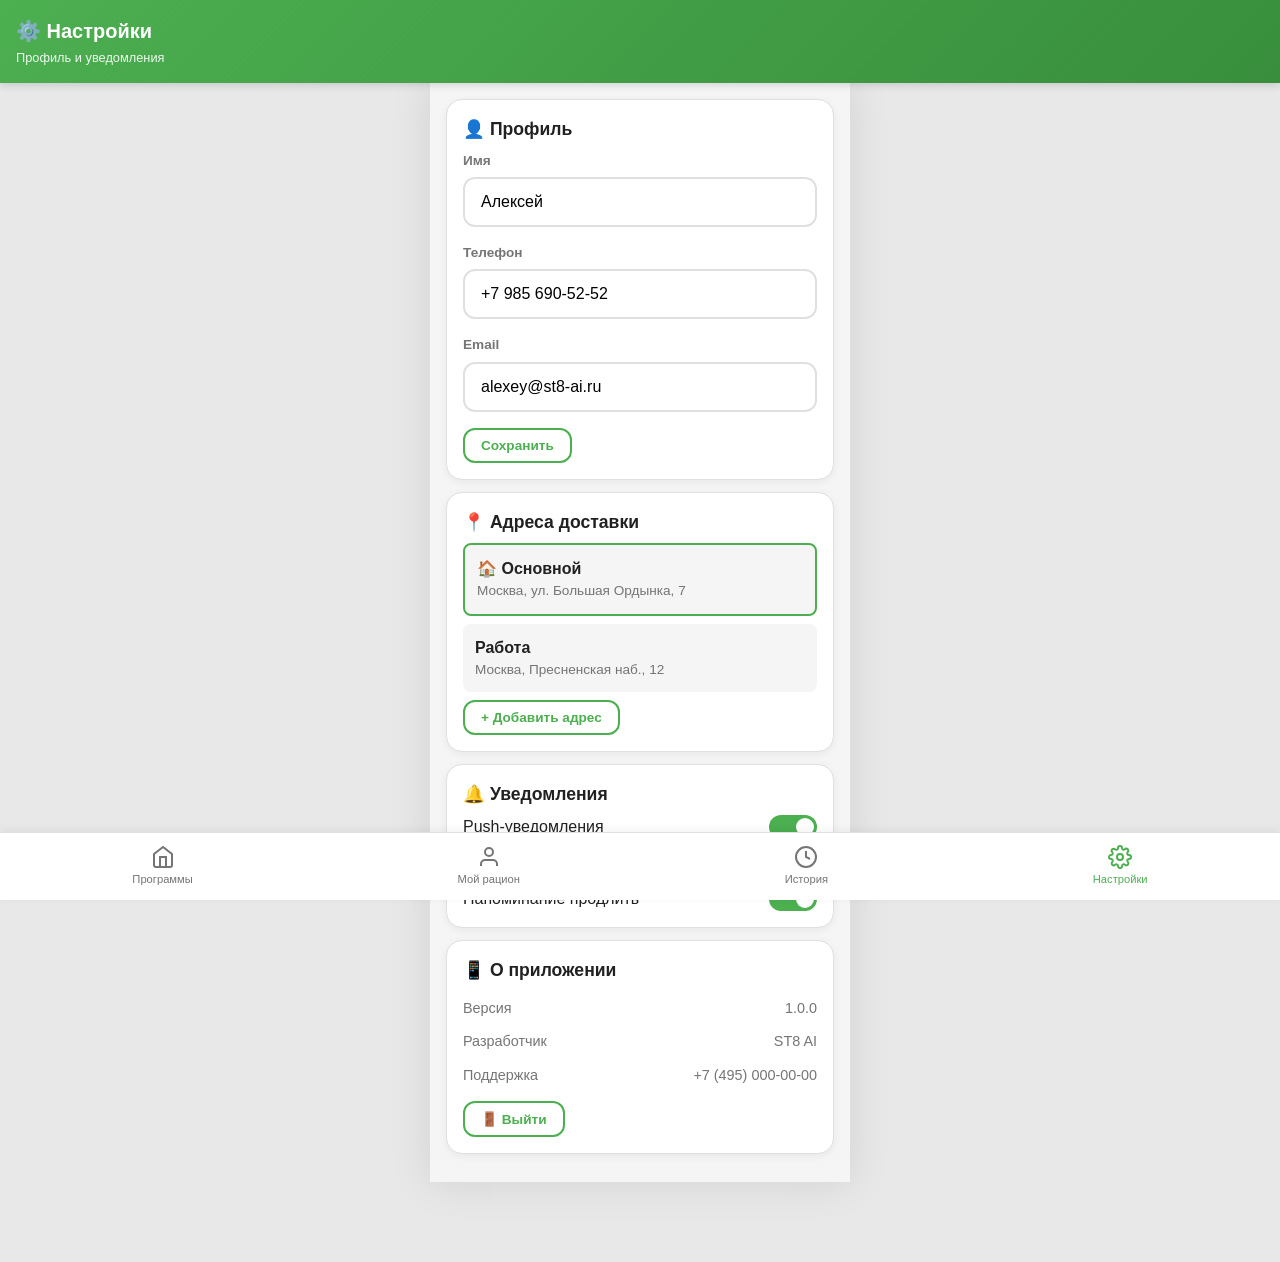
<file: settings.html>
<!DOCTYPE html>
<html lang="ru">
<head>
<meta charset="UTF-8">
<meta name="viewport" content="width=device-width, initial-scale=1.0, maximum-scale=1.0, user-scalable=no">
<meta name="theme-color" content="#4CAF50">
<title>Настройки — Unik Food</title>
<link rel="manifest" href="manifest.json">
<link rel="stylesheet" href="css/style.css">
</head>
<body>

<div class="header">
  <h1>⚙️ Настройки</h1>
  <div class="header-sub">Профиль и уведомления</div>
</div>

<div class="container">

  <!-- Profile -->
  <div class="card animate-in">
    <div class="card-title">👤 Профиль</div>
    <div class="form-group mt-1">
      <label class="form-label">Имя</label>
      <input type="text" class="form-input" value="Алексей" id="userName">
    </div>
    <div class="form-group">
      <label class="form-label">Телефон</label>
      <input type="tel" class="form-input" value="+7 985 690-52-52" id="userPhone">
    </div>
    <div class="form-group">
      <label class="form-label">Email</label>
      <input type="email" class="form-input" value="alexey@st8-ai.ru" id="userEmail">
    </div>
    <button class="btn btn-outline btn-sm" onclick="saveProfile()">Сохранить</button>
  </div>

  <!-- Addresses -->
  <div class="card animate-in">
    <div class="card-title">📍 Адреса доставки</div>
    <div class="mt-1" style="display: grid; gap: 8px;">
      <div style="padding: 12px; background: #f5f5f5; border-radius: 8px; border: 2px solid var(--primary);">
        <div style="font-weight: 600;">🏠 Основной</div>
        <div style="font-size: 0.85rem; color: var(--text-secondary);">Москва, ул. Большая Ордынка, 7</div>
      </div>
      <div style="padding: 12px; background: #f5f5f5; border-radius: 8px;">
        <div style="font-weight: 600;">Работа</div>
        <div style="font-size: 0.85rem; color: var(--text-secondary);">Москва, Пресненская наб., 12</div>
      </div>
    </div>
    <button class="btn btn-outline btn-sm mt-1" style="width: auto;">+ Добавить адрес</button>
  </div>

  <!-- Notifications -->
  <div class="card animate-in">
    <div class="card-title">🔔 Уведомления</div>
    <div class="mt-1" style="display: grid; gap: 12px;">
      <div class="flex-between">
        <span>Push-уведомления</span>
        <label style="position: relative; display: inline-block; width: 48px; height: 24px;">
          <input type="checkbox" checked style="opacity: 0; width: 0; height: 0;">
          <span style="position: absolute; cursor: pointer; top: 0; left: 0; right: 0; bottom: 0; background: var(--primary); border-radius: 24px; transition: .3s;"></span>
          <span style="position: absolute; content: ''; height: 18px; width: 18px; left: 3px; bottom: 3px; background: white; border-radius: 50%; transition: .3s; transform: translateX(24px);"></span>
        </label>
      </div>
      <div class="flex-between">
        <span>Напоминание о доставке</span>
        <label style="position: relative; display: inline-block; width: 48px; height: 24px;">
          <input type="checkbox" checked style="opacity: 0; width: 0; height: 0;">
          <span style="position: absolute; cursor: pointer; top: 0; left: 0; right: 0; bottom: 0; background: var(--primary); border-radius: 24px; transition: .3s;"></span>
          <span style="position: absolute; content: ''; height: 18px; width: 18px; left: 3px; bottom: 3px; background: white; border-radius: 50%; transition: .3s; transform: translateX(24px);"></span>
        </label>
      </div>
      <div class="flex-between">
        <span>Напоминание продлить</span>
        <label style="position: relative; display: inline-block; width: 48px; height: 24px;">
          <input type="checkbox" checked style="opacity: 0; width: 0; height: 0;">
          <span style="position: absolute; cursor: pointer; top: 0; left: 0; right: 0; bottom: 0; background: var(--primary); border-radius: 24px; transition: .3s;"></span>
          <span style="position: absolute; content: ''; height: 18px; width: 18px; left: 3px; bottom: 3px; background: white; border-radius: 50%; transition: .3s; transform: translateX(24px);"></span>
        </label>
      </div>
    </div>
  </div>

  <!-- App info -->
  <div class="card animate-in">
    <div class="card-title">📱 О приложении</div>
    <div class="mt-1" style="font-size: 0.9rem; color: var(--text-secondary);">
      <div class="flex-between" style="padding: 6px 0;">
        <span>Версия</span>
        <span>1.0.0</span>
      </div>
      <div class="flex-between" style="padding: 6px 0;">
        <span>Разработчик</span>
        <span>ST8 AI</span>
      </div>
      <div class="flex-between" style="padding: 6px 0;">
        <span>Поддержка</span>
        <span>+7 (495) 000-00-00</span>
      </div>
    </div>
    <button class="btn btn-outline btn-sm mt-1" style="width: auto;" onclick="logout()">🚪 Выйти</button>
  </div>

</div>

<!-- Bottom Nav -->
<nav class="bottom-nav">
  <a href="index.html" class="nav-item">
    <svg viewBox="0 0 24 24" fill="none" stroke="currentColor" stroke-width="2"><path d="M3 9l9-7 9 7v11a2 2 0 0 1-2 2H5a2 2 0 0 1-2-2z"/><polyline points="9 22 9 12 15 12 15 22"/></svg>
    Программы
  </a>
  <a href="lk.html" class="nav-item">
    <svg viewBox="0 0 24 24" fill="none" stroke="currentColor" stroke-width="2"><path d="M20 21v-2a4 4 0 0 0-4-4H8a4 4 0 0 0-4 4v2"/><circle cx="12" cy="7" r="4"/></svg>
    Мой рацион
  </a>
  <a href="history.html" class="nav-item">
    <svg viewBox="0 0 24 24" fill="none" stroke="currentColor" stroke-width="2"><circle cx="12" cy="12" r="10"/><polyline points="12 6 12 12 16 14"/></svg>
    История
  </a>
  <a href="settings.html" class="nav-item active">
    <svg viewBox="0 0 24 24" fill="none" stroke="currentColor" stroke-width="2"><circle cx="12" cy="12" r="3"/><path d="M19.4 15a1.65 1.65 0 0 0 .33 1.82l.06.06a2 2 0 0 1 0 2.83 2 2 0 0 1-2.83 0l-.06-.06a1.65 1.65 0 0 0-1.82-.33 1.65 1.65 0 0 0-1 1.51V21a2 2 0 0 1-2 2 2 2 0 0 1-2-2v-.09A1.65 1.65 0 0 0 9 19.4a1.65 1.65 0 0 0-1.82.33l-.06.06a2 2 0 0 1-2.83 0 2 2 0 0 1 0-2.83l.06-.06a1.65 1.65 0 0 0 .33-1.82 1.65 1.65 0 0 0-1.51-1H3a2 2 0 0 1-2-2 2 2 0 0 1 2-2h.09A1.65 1.65 0 0 0 4.6 9a1.65 1.65 0 0 0-.33-1.82l-.06-.06a2 2 0 0 1 0-2.83 2 2 0 0 1 2.83 0l.06.06a1.65 1.65 0 0 0 1.82.33H9a1.65 1.65 0 0 0 1-1.51V3a2 2 0 0 1 2-2 2 2 0 0 1 2 2v.09a1.65 1.65 0 0 0 1 1.51 1.65 1.65 0 0 0 1.82-.33l.06-.06a2 2 0 0 1 2.83 0 2 2 0 0 1 0 2.83l-.06.06a1.65 1.65 0 0 0-.33 1.82V9a1.65 1.65 0 0 0 1.51 1H21a2 2 0 0 1 2 2 2 2 0 0 1-2 2h-.09a1.65 1.65 0 0 0-1.51 1z"/></svg>
    Настройки
  </a>
</nav>

<script src="js/app.js"></script>
<script>
function saveProfile() {
  alert('Профиль сохранён!

(В продакшене — обновление контакта в amoCRM)');
}
function logout() {
  if (confirm('Выйти из аккаунта?')) {
    localStorage.clear();
    window.location.href = 'index.html';
  }
}
if ('serviceWorker' in navigator) {
  navigator.serviceWorker.register('sw.js');
}
</script>
</body>
</html>
</file>
<file: css/style.css>
:root {
  --primary: #4CAF50;
  --primary-dark: #388E3C;
  --accent: #FF9800;
  --danger: #f44336;
  --bg: #f5f5f5;
  --card: #ffffff;
  --text: #212121;
  --text-secondary: #757575;
  --border: #e0e0e0;
}

* { margin: 0; padding: 0; box-sizing: border-box; }
html { font-size: 16px; }
body {
  font-family: -apple-system, BlinkMacSystemFont, 'Segoe UI', Roboto, sans-serif;
  background: var(--bg);
  color: var(--text);
  line-height: 1.5;
  padding-bottom: 80px;
}

/* Header */
.header {
  background: linear-gradient(135deg, var(--primary) 0%, var(--primary-dark) 100%);
  color: white;
  padding: 16px;
  position: sticky;
  top: 0;
  z-index: 100;
  box-shadow: 0 2px 8px rgba(0,0,0,0.15);
}
.header h1 { font-size: 1.25rem; font-weight: 700; }
.header-sub { font-size: 0.8rem; opacity: 0.9; margin-top: 2px; }

/* Container */
.container { padding: 16px; max-width: 480px; margin: 0 auto; }

/* Cards */
.card {
  background: var(--card);
  border-radius: 16px;
  padding: 16px;
  margin-bottom: 12px;
  box-shadow: 0 2px 8px rgba(0,0,0,0.06);
  border: 1px solid var(--border);
}
.card-title { font-size: 1.1rem; font-weight: 700; margin-bottom: 8px; }
.card-text { color: var(--text-secondary); font-size: 0.9rem; }

/* Program cards */
.program-card {
  background: var(--card);
  border-radius: 16px;
  overflow: hidden;
  margin-bottom: 16px;
  box-shadow: 0 4px 12px rgba(0,0,0,0.08);
  border: 1px solid var(--border);
  transition: transform 0.2s;
}
.program-card:active { transform: scale(0.98); }
.program-img {
  width: 100%;
  height: 180px;
  background: linear-gradient(135deg, #e8f5e9 0%, #c8e6c9 100%);
  display: flex;
  align-items: center;
  justify-content: center;
  font-size: 3rem;
}
.program-body { padding: 16px; }
.program-name { font-size: 1.2rem; font-weight: 700; margin-bottom: 4px; }
.program-desc { color: var(--text-secondary); font-size: 0.85rem; margin-bottom: 12px; }
.program-tags {
  display: flex;
  flex-wrap: wrap;
  gap: 6px;
  margin-bottom: 12px;
}
.tag {
  background: #e8f5e9;
  color: var(--primary-dark);
  padding: 4px 10px;
  border-radius: 20px;
  font-size: 0.75rem;
  font-weight: 600;
}
.tag.orange { background: #fff3e0; color: #e65100; }
.program-footer {
  display: flex;
  justify-content: space-between;
  align-items: center;
  padding-top: 12px;
  border-top: 1px solid var(--border);
}
.program-price { font-size: 1.3rem; font-weight: 800; color: var(--primary-dark); }
.program-oldprice {
  font-size: 0.85rem;
  color: var(--text-secondary);
  text-decoration: line-through;
  margin-left: 6px;
}

/* Buttons */
.btn {
  display: inline-flex;
  align-items: center;
  justify-content: center;
  padding: 12px 24px;
  border-radius: 12px;
  border: none;
  font-size: 1rem;
  font-weight: 600;
  cursor: pointer;
  transition: all 0.2s;
  text-decoration: none;
  width: 100%;
}
.btn:active { transform: scale(0.97); }
.btn-primary {
  background: linear-gradient(135deg, var(--primary) 0%, var(--primary-dark) 100%);
  color: white;
  box-shadow: 0 4px 12px rgba(76,175,80,0.3);
}
.btn-accent {
  background: linear-gradient(135deg, var(--accent) 0%, #f57c00 100%);
  color: white;
  box-shadow: 0 4px 12px rgba(255,152,0,0.3);
}
.btn-outline {
  background: transparent;
  border: 2px solid var(--primary);
  color: var(--primary);
}
.btn-sm { padding: 8px 16px; font-size: 0.85rem; width: auto; }

/* Forms */
.form-group { margin-bottom: 16px; }
.form-label {
  display: block;
  font-size: 0.85rem;
  font-weight: 600;
  margin-bottom: 6px;
  color: var(--text-secondary);
}
.form-input, .form-select {
  width: 100%;
  padding: 14px 16px;
  border: 2px solid var(--border);
  border-radius: 12px;
  font-size: 1rem;
  background: var(--card);
  transition: border-color 0.2s;
}
.form-input:focus, .form-select:focus {
  outline: none;
  border-color: var(--primary);
}

/* Radio/Checkbox groups */
.radio-group {
  display: grid;
  grid-template-columns: repeat(2, 1fr);
  gap: 8px;
}
.radio-item {
  position: relative;
  border: 2px solid var(--border);
  border-radius: 12px;
  padding: 12px;
  text-align: center;
  cursor: pointer;
  transition: all 0.2s;
}
.radio-item input { position: absolute; opacity: 0; }
.radio-item.selected {
  border-color: var(--primary);
  background: #e8f5e9;
}
.radio-item .radio-title { font-weight: 700; font-size: 0.95rem; }
.radio-item .radio-desc { font-size: 0.75rem; color: var(--text-secondary); margin-top: 2px; }

/* Bottom nav */
.bottom-nav {
  position: fixed;
  bottom: 0;
  left: 0;
  right: 0;
  background: var(--card);
  border-top: 1px solid var(--border);
  display: flex;
  justify-content: space-around;
  padding: 8px 0;
  z-index: 100;
  box-shadow: 0 -2px 10px rgba(0,0,0,0.05);
}
.nav-item {
  display: flex;
  flex-direction: column;
  align-items: center;
  text-decoration: none;
  color: var(--text-secondary);
  font-size: 0.7rem;
  padding: 4px 12px;
  transition: color 0.2s;
}
.nav-item.active { color: var(--primary); }
.nav-item svg { width: 24px; height: 24px; margin-bottom: 2px; }

/* Status badges */
.badge {
  display: inline-block;
  padding: 4px 10px;
  border-radius: 20px;
  font-size: 0.75rem;
  font-weight: 700;
}
.badge-success { background: #e8f5e9; color: #2e7d32; }
.badge-warning { background: #fff3e0; color: #ef6c00; }
.badge-danger { background: #ffebee; color: #c62828; }
.badge-info { background: #e3f2fd; color: #1565c0; }

/* Order timeline */
.timeline {
  position: relative;
  padding-left: 28px;
}
.timeline::before {
  content: '';
  position: absolute;
  left: 8px;
  top: 4px;
  bottom: 4px;
  width: 2px;
  background: var(--border);
}
.timeline-item {
  position: relative;
  padding-bottom: 20px;
}
.timeline-item::before {
  content: '';
  position: absolute;
  left: -24px;
  top: 4px;
  width: 10px;
  height: 10px;
  border-radius: 50%;
  background: var(--border);
  border: 2px solid var(--card);
}
.timeline-item.active::before { background: var(--primary); }
.timeline-item.completed::before { background: var(--primary); }
.timeline-date { font-size: 0.75rem; color: var(--text-secondary); }
.timeline-text { font-weight: 600; }

/* Utility */
.mt-1 { margin-top: 8px; }
.mt-2 { margin-top: 16px; }
.mb-1 { margin-bottom: 8px; }
.mb-2 { margin-bottom: 16px; }
.text-center { text-align: center; }
.flex-between { display: flex; justify-content: space-between; align-items: center; }
.divider { height: 1px; background: var(--border); margin: 16px 0; }

/* Animations */
@keyframes fadeIn {
  from { opacity: 0; transform: translateY(10px); }
  to { opacity: 1; transform: translateY(0); }
}
.animate-in { animation: fadeIn 0.3s ease-out; }

/* Desktop */
@media (min-width: 768px) {
  body { background: #e8e8e8; }
  .container { max-width: 420px; background: var(--bg); min-height: 100vh; box-shadow: 0 0 40px rgba(0,0,0,0.1); }
}
</file>
